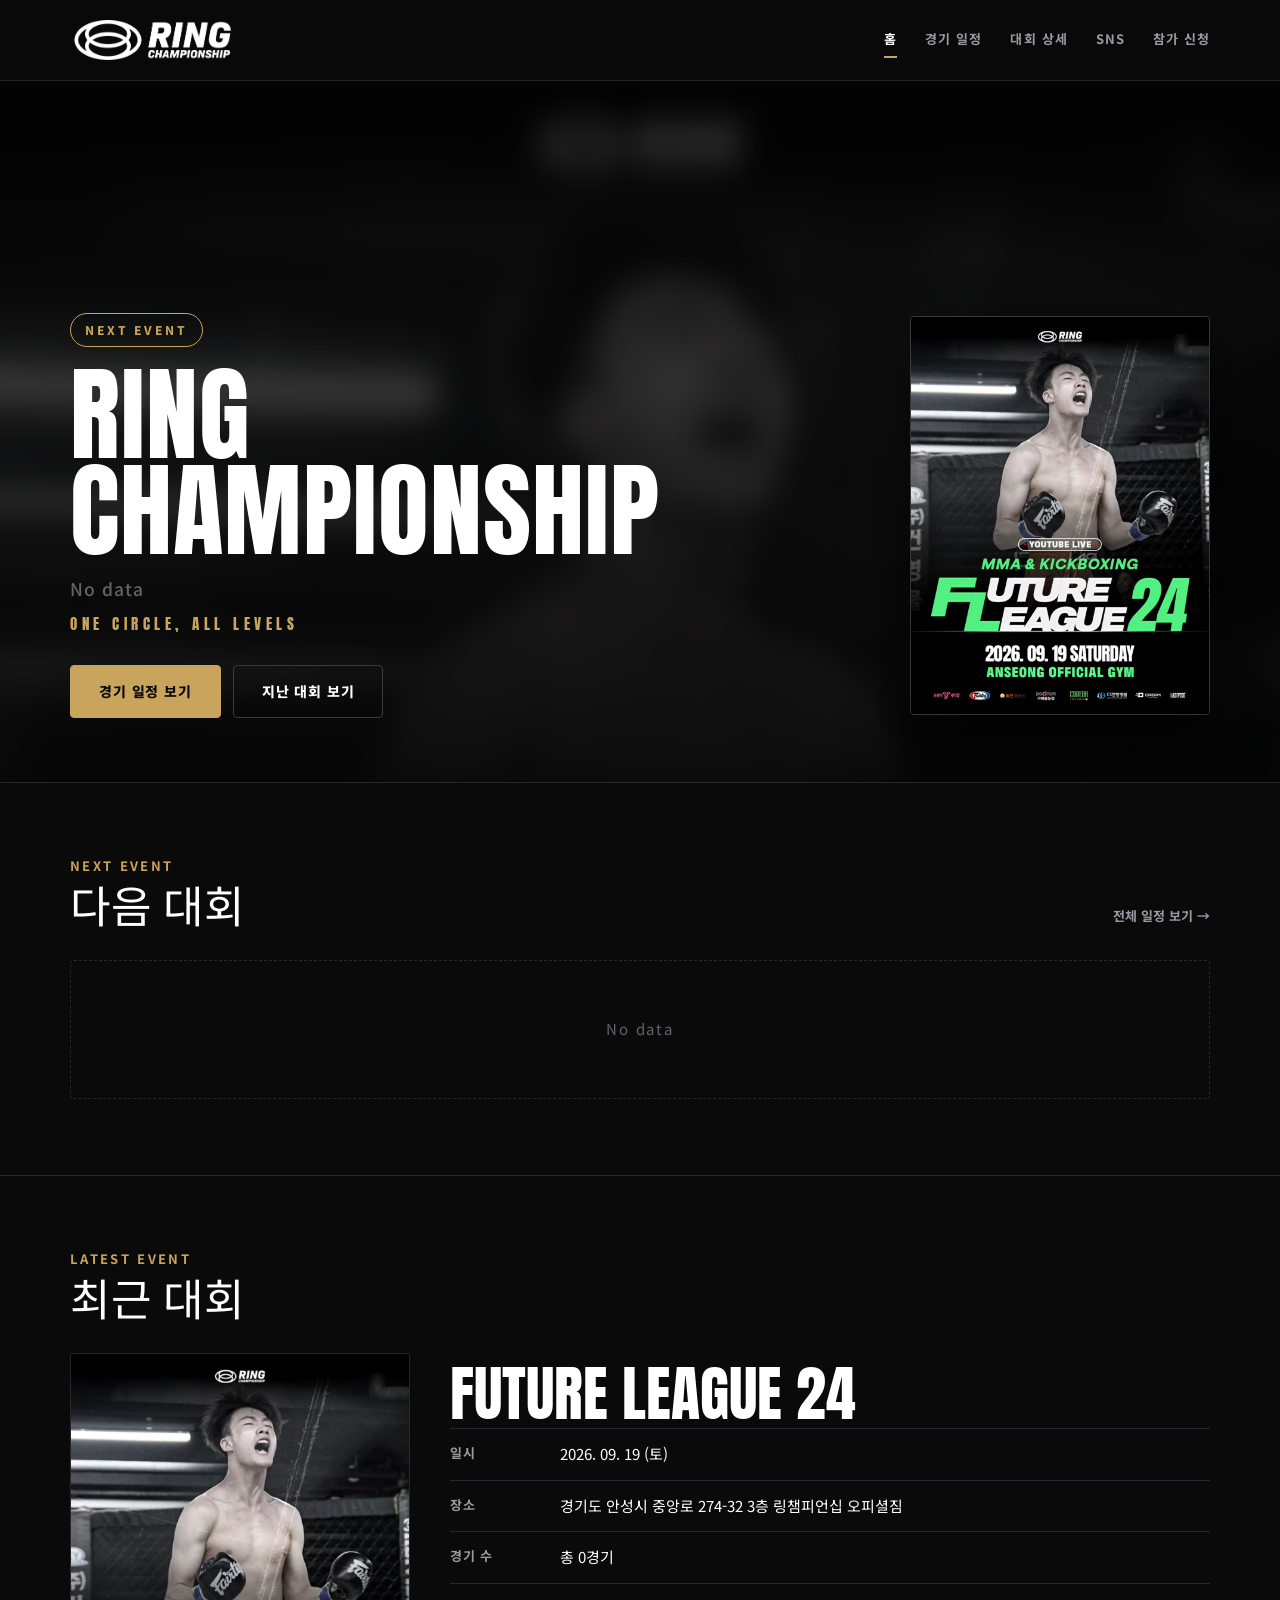
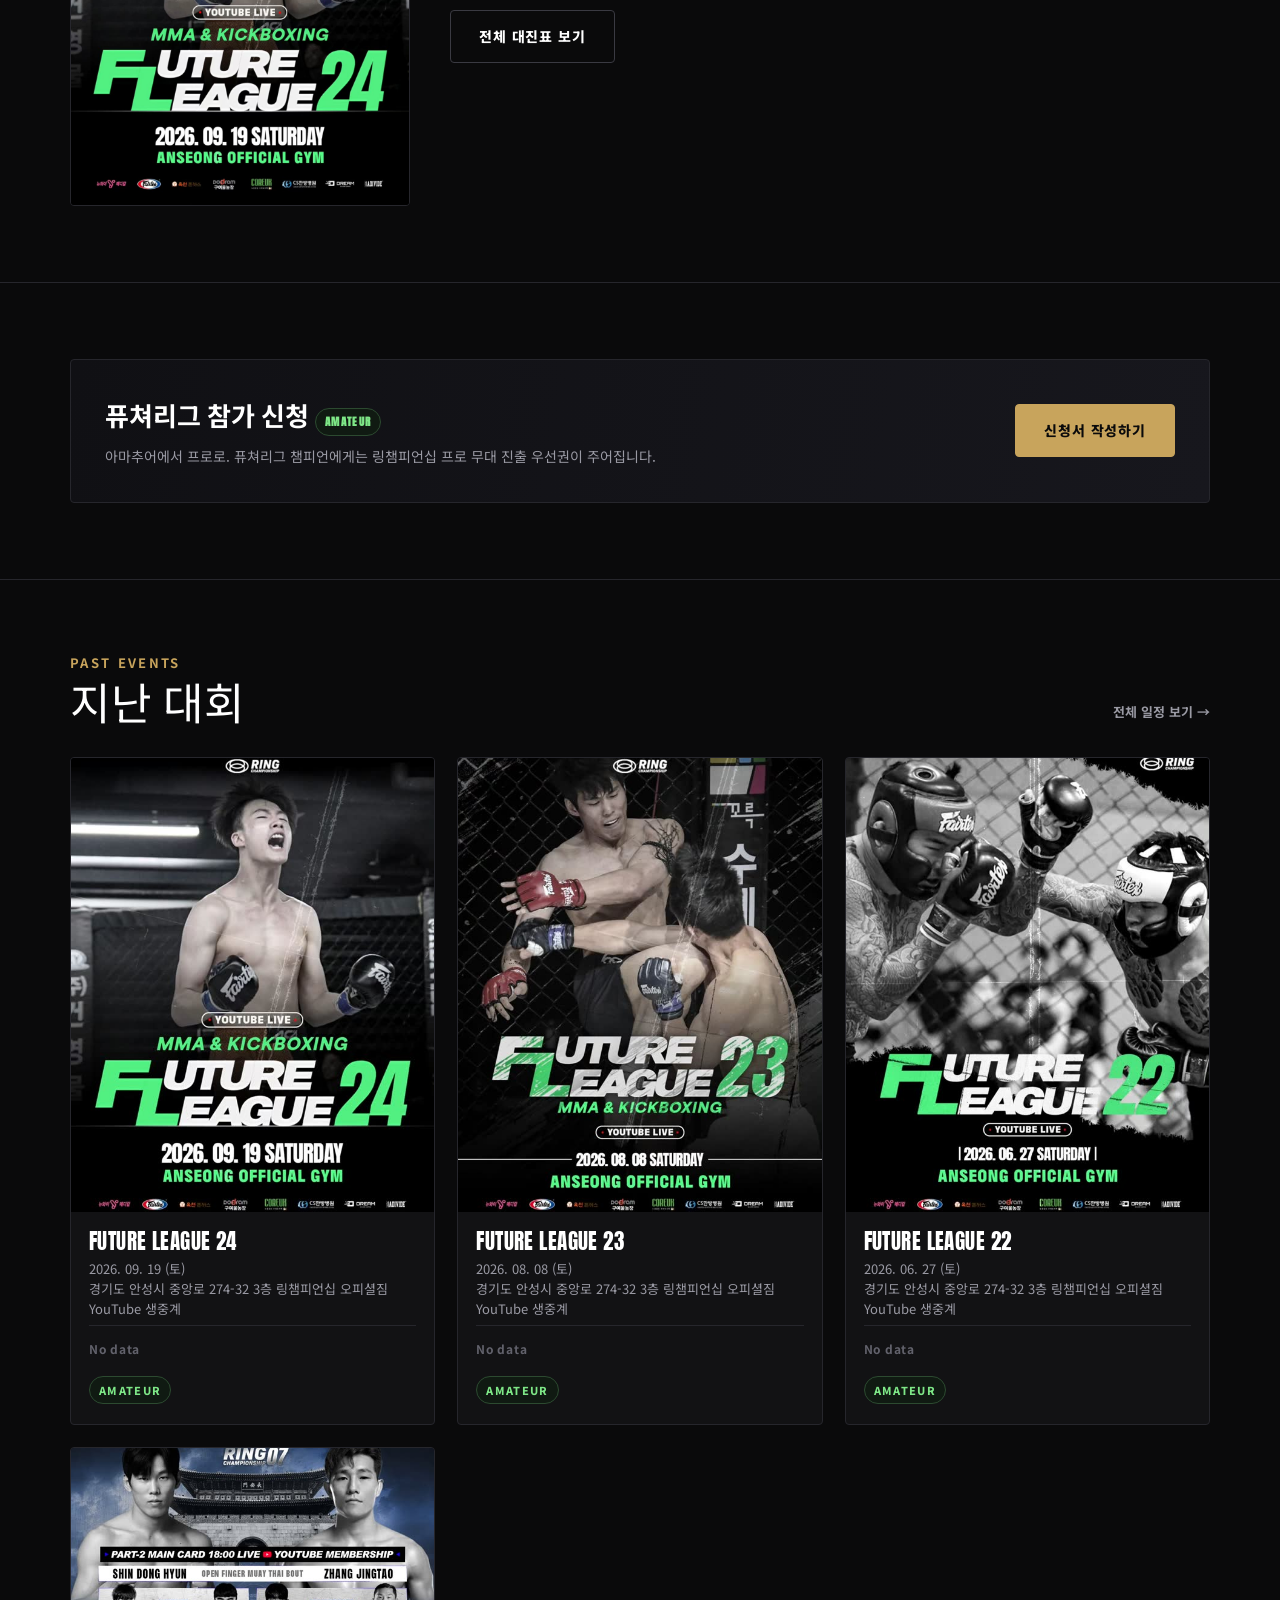
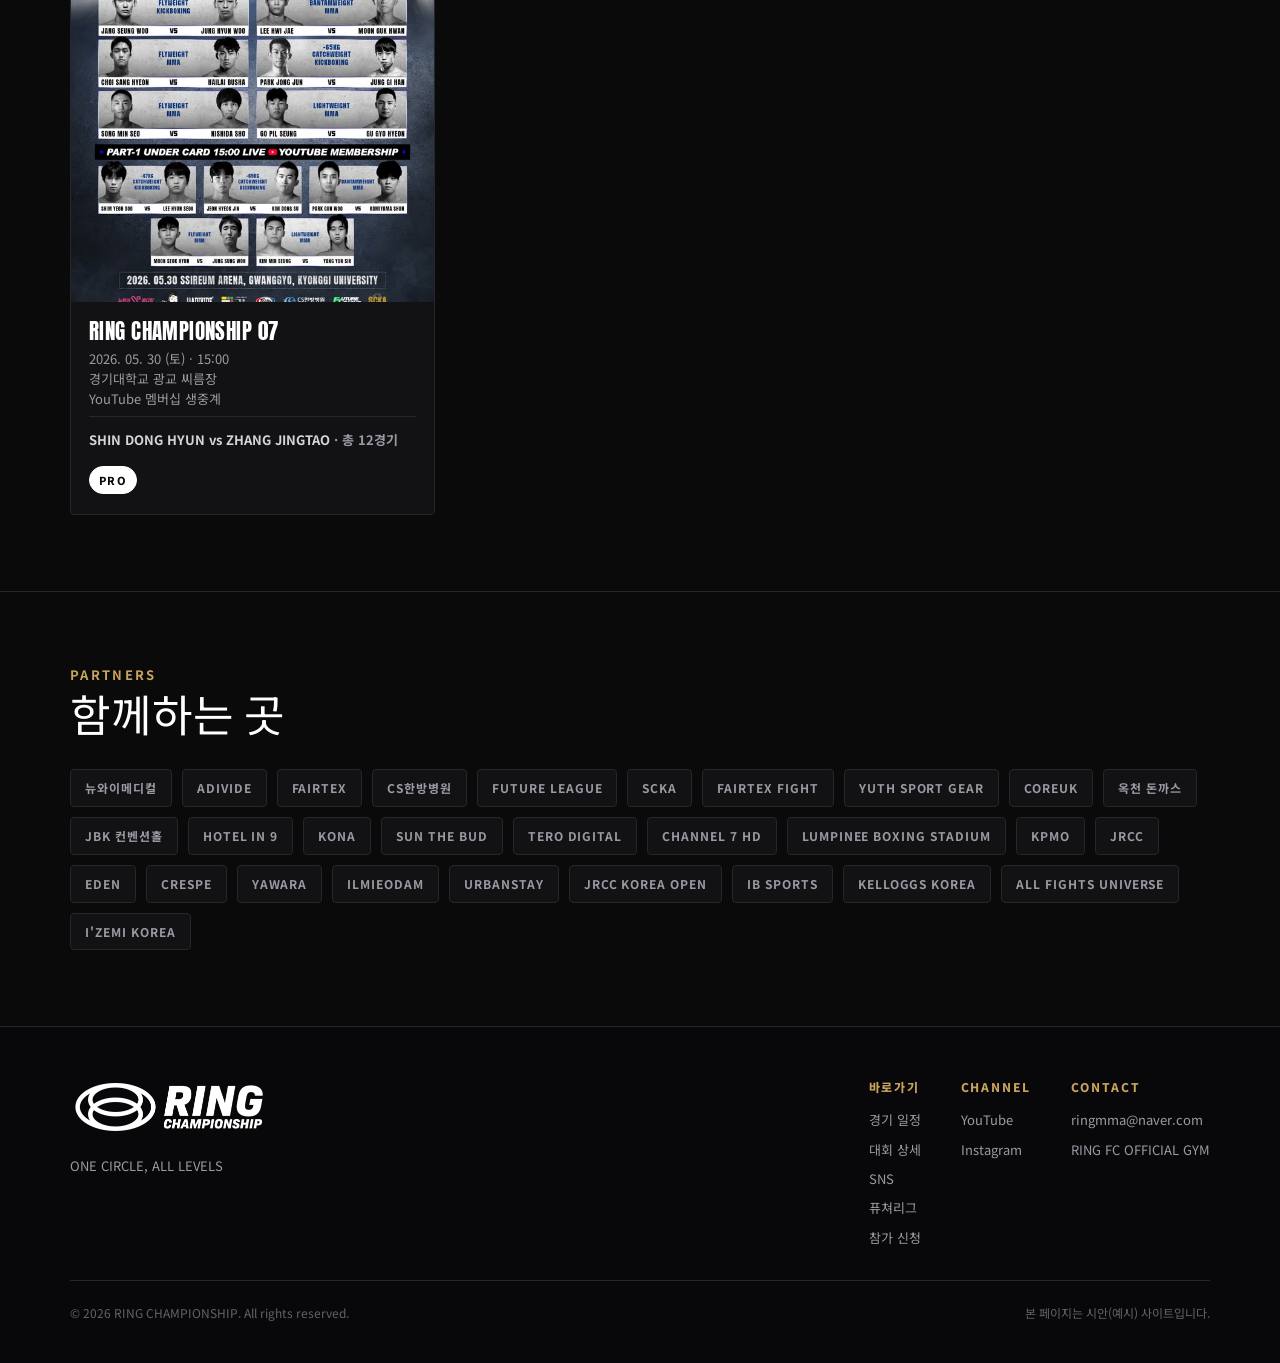
<file: index.html>
<!DOCTYPE html>
<html lang="ko">
<head>
<meta charset="UTF-8">
<meta name="viewport" content="width=device-width, initial-scale=1">
<title>RING CHAMPIONSHIP | 링 챔피언십 공식 홈페이지</title>
<meta name="description" content="대한민국 종합격투기 대회 RING CHAMPIONSHIP 공식 홈페이지. 경기 일정, 대진표, 아마추어 리그 참가 신청.">
<meta name="robots" content="noindex, nofollow">
<link rel="preconnect" href="https://fonts.googleapis.com">
<link rel="preconnect" href="https://fonts.gstatic.com" crossorigin>
<link href="https://fonts.googleapis.com/css2?family=Anton&family=Noto+Sans+KR:wght@400;500;700;900&display=swap" rel="stylesheet">
<link rel="icon" type="image/png" href="assets/img/favicon-rc.png">
<link rel="stylesheet" href="assets/css/style.css?v=20260901151853">
</head>
<body>

<header class="site-header" id="site-header"></header>

<!-- 히어로 -->
<section class="hero" id="hero"></section>

<!-- 다음 대회 -->
<section class="section">
  <div class="wrap">
    <div class="section-head">
      <h2 class="section-title"><small>NEXT EVENT</small>다음 대회</h2>
      <a class="section-link" href="events.html">전체 일정 보기 →</a>
    </div>
    <div id="next-event"></div>
  </div>
</section>

<!-- 최근 대회 -->
<section class="section">
  <div class="wrap">
    <div class="section-head">
      <h2 class="section-title"><small>LATEST EVENT</small>최근 대회</h2>
    </div>
    <div id="latest-event"></div>
  </div>
</section>

<!-- 아마추어 리그 배너 -->
<section class="section">
  <div class="wrap">
    <div class="fl-banner two-col">
      <div>
        <h3>퓨쳐리그 참가 신청 <span class="badge amateur">AMATEUR</span></h3>
        <p>아마추어에서 프로로. 퓨쳐리그 챔피언에게는 링챔피언십 프로 무대 진출 우선권이 주어집니다.</p>
      </div>
      <a class="btn" href="future-league.html#apply">신청서 작성하기</a>
    </div>
  </div>
</section>

<!-- 지난 대회 -->
<section class="section">
  <div class="wrap">
    <div class="section-head">
      <h2 class="section-title"><small>PAST EVENTS</small>지난 대회</h2>
      <a class="section-link" href="events.html">전체 일정 보기 →</a>
    </div>
    <div class="grid" id="past-events"></div>
  </div>
</section>

<!-- 스폰서 -->
<section class="section">
  <div class="wrap">
    <div class="section-head">
      <h2 class="section-title"><small>PARTNERS</small>함께하는 곳</h2>
    </div>
    <div class="sponsors" id="sponsors"></div>
  </div>
</section>

<footer class="site-footer" id="site-footer"></footer>

<script src="assets/js/data.js?v=20260901151853"></script>
<script src="assets/js/site.js?v=20260901151853"></script>
<script src="assets/js/home.js?v=20260901151853"></script>
</body>
</html>
</file>
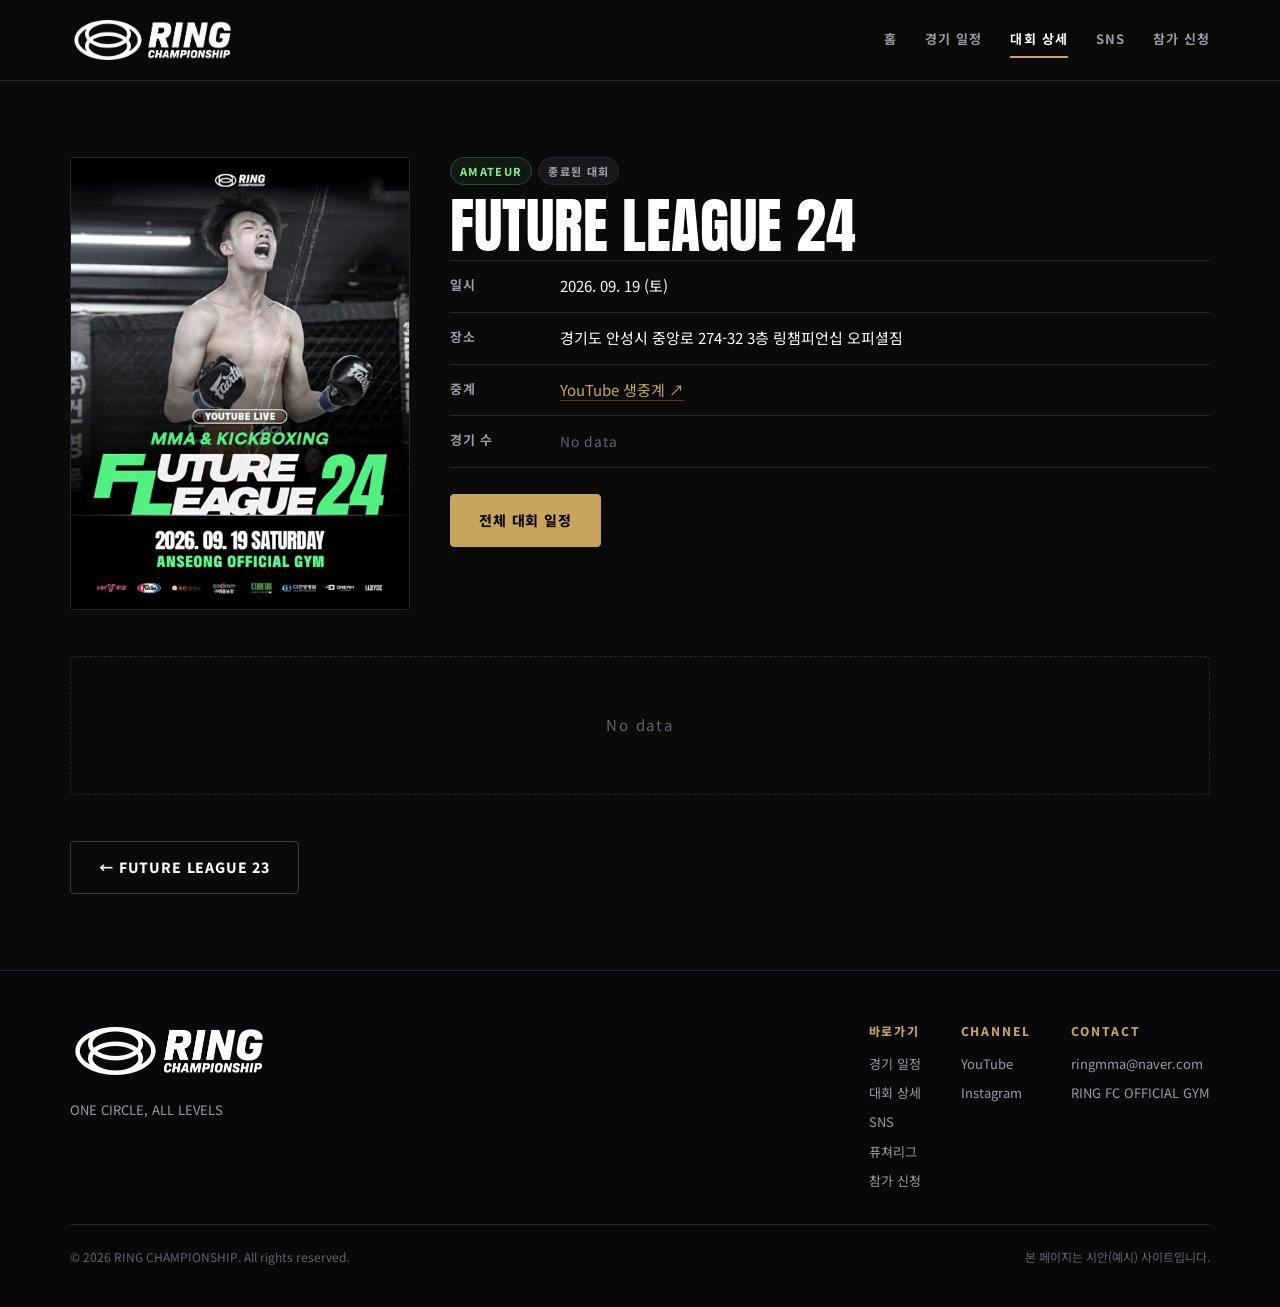
<file: event.html>
<!DOCTYPE html>
<html lang="ko">
<head>
<meta charset="UTF-8">
<meta name="viewport" content="width=device-width, initial-scale=1">
<title>대회 상세 | RING CHAMPIONSHIP</title>
<meta name="description" content="RING CHAMPIONSHIP 대회 정보와 전체 대진표.">
<meta name="robots" content="noindex, nofollow">
<link rel="preconnect" href="https://fonts.googleapis.com">
<link rel="preconnect" href="https://fonts.gstatic.com" crossorigin>
<link href="https://fonts.googleapis.com/css2?family=Anton&family=Noto+Sans+KR:wght@400;500;700;900&display=swap" rel="stylesheet">
<link rel="icon" type="image/png" href="assets/img/favicon-rc.png">
<link rel="stylesheet" href="assets/css/style.css?v=20260901151853">
</head>
<body>

<header class="site-header" id="site-header"></header>

<section class="section">
  <div class="wrap">
    <div id="event-detail"></div>
  </div>
</section>

<footer class="site-footer" id="site-footer"></footer>

<script src="assets/js/data.js?v=20260901151853"></script>
<script src="assets/js/site.js?v=20260901151853"></script>
<script src="assets/js/event.js?v=20260901151853"></script>
</body>
</html>
</file>
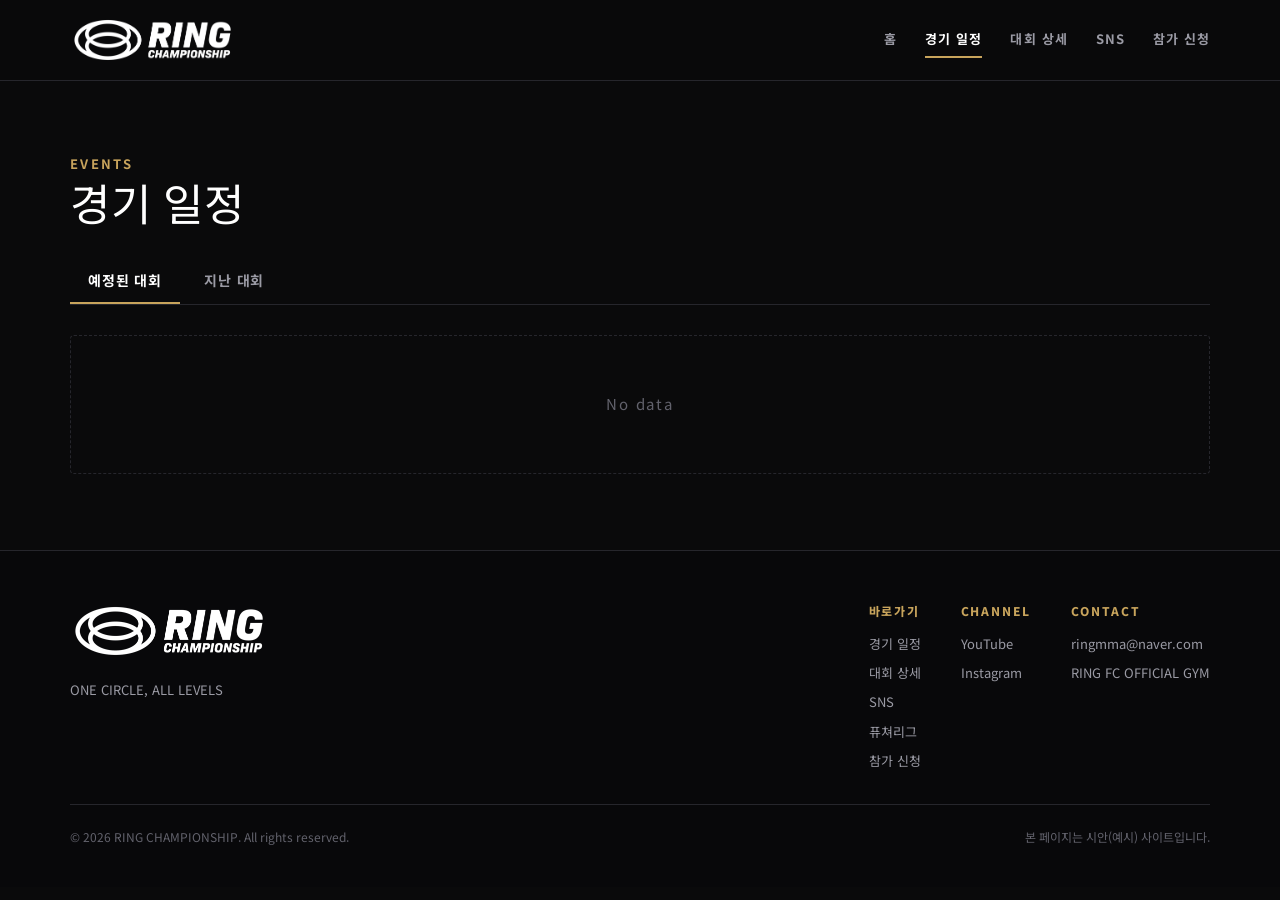
<file: events.html>
<!DOCTYPE html>
<html lang="ko">
<head>
<meta charset="UTF-8">
<meta name="viewport" content="width=device-width, initial-scale=1">
<title>경기 일정 | RING CHAMPIONSHIP</title>
<meta name="description" content="RING CHAMPIONSHIP 예정 대회와 지난 대회 일정.">
<meta name="robots" content="noindex, nofollow">
<link rel="preconnect" href="https://fonts.googleapis.com">
<link rel="preconnect" href="https://fonts.gstatic.com" crossorigin>
<link href="https://fonts.googleapis.com/css2?family=Anton&family=Noto+Sans+KR:wght@400;500;700;900&display=swap" rel="stylesheet">
<link rel="icon" type="image/png" href="assets/img/favicon-rc.png">
<link rel="stylesheet" href="assets/css/style.css?v=20260901151853">
</head>
<body>

<header class="site-header" id="site-header"></header>

<section class="section">
  <div class="wrap">
    <div class="section-head">
      <h2 class="section-title"><small>EVENTS</small>경기 일정</h2>
    </div>

    <div class="tabs">
      <button data-tab="upcoming" class="active">예정된 대회</button>
      <button data-tab="past">지난 대회</button>
    </div>

    <div class="grid" id="event-list"></div>
  </div>
</section>

<footer class="site-footer" id="site-footer"></footer>

<script src="assets/js/data.js?v=20260901151853"></script>
<script src="assets/js/site.js?v=20260901151853"></script>
<script src="assets/js/events.js?v=20260901151853"></script>
</body>
</html>
</file>
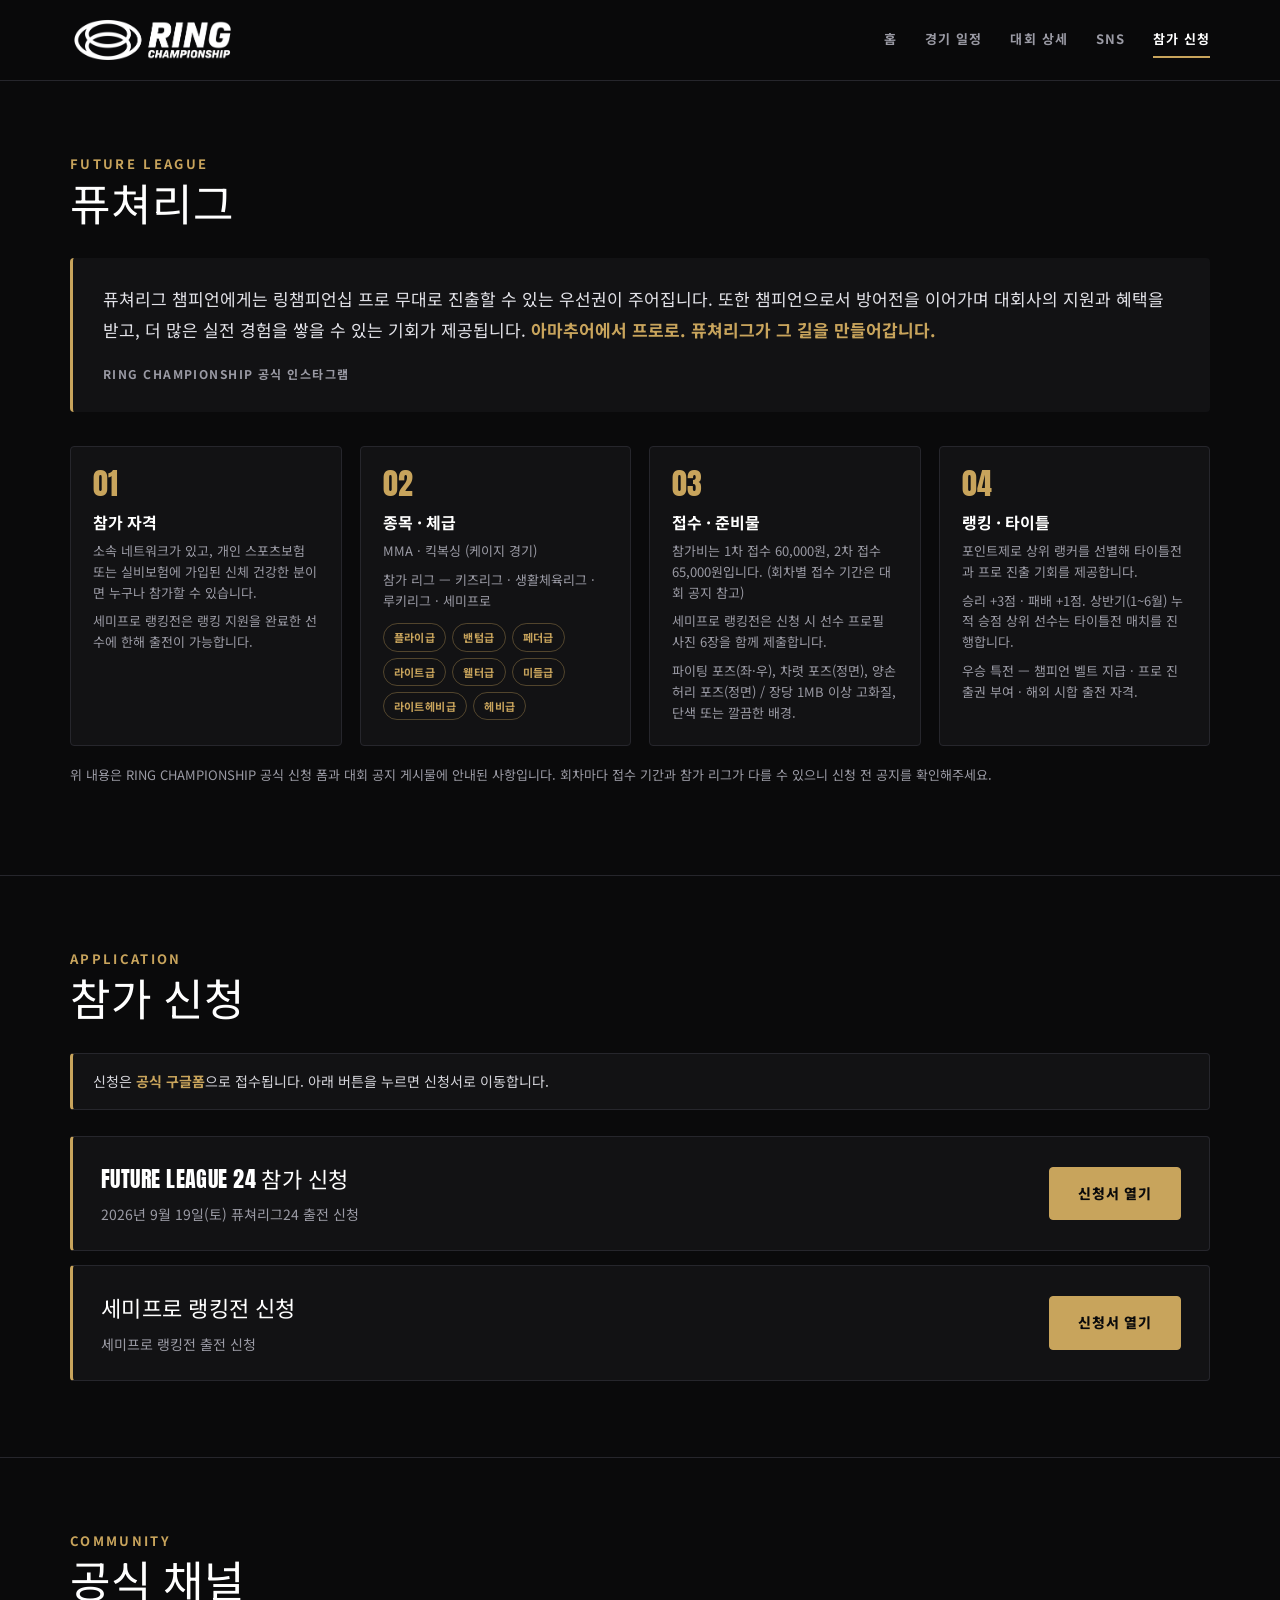
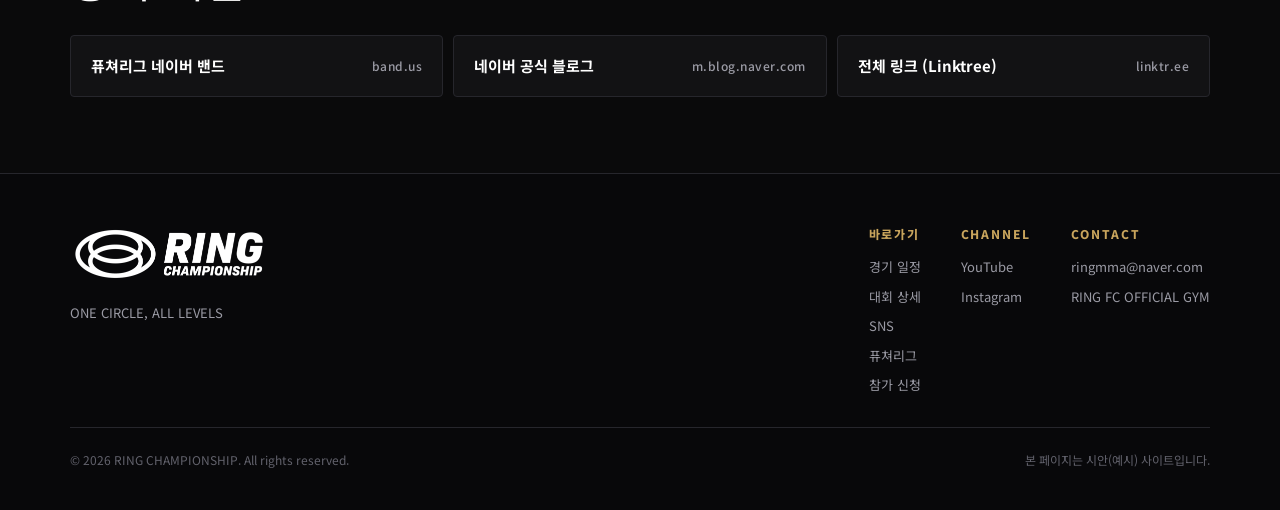
<file: future-league.html>
<!DOCTYPE html>
<html lang="ko">
<head>
<meta charset="UTF-8">
<meta name="viewport" content="width=device-width, initial-scale=1">
<title>참가 신청 | RING CHAMPIONSHIP</title>
<meta name="description" content="RING CHAMPIONSHIP 퓨쳐리그 · 세미프로 랭킹전 참가 신청 안내.">
<meta name="robots" content="noindex, nofollow">
<link rel="preconnect" href="https://fonts.googleapis.com">
<link rel="preconnect" href="https://fonts.gstatic.com" crossorigin>
<link href="https://fonts.googleapis.com/css2?family=Anton&family=Noto+Sans+KR:wght@400;500;700;900&display=swap" rel="stylesheet">
<link rel="icon" type="image/png" href="assets/img/favicon-rc.png">
<link rel="stylesheet" href="assets/css/style.css?v=20260901151853">
</head>
<body>

<header class="site-header" id="site-header"></header>

<!-- 리그 소개 -->
<section class="section">
  <div class="wrap">
    <div class="section-head">
      <h2 class="section-title"><small>FUTURE LEAGUE</small>퓨쳐리그</h2>
    </div>

    <blockquote class="quote">
      <p>
        퓨쳐리그 챔피언에게는 링챔피언십 프로 무대로 진출할 수 있는 우선권이 주어집니다.
        또한 챔피언으로서 방어전을 이어가며 대회사의 지원과 혜택을 받고,
        더 많은 실전 경험을 쌓을 수 있는 기회가 제공됩니다.
        <strong>아마추어에서 프로로. 퓨쳐리그가 그 길을 만들어갑니다.</strong>
      </p>
      <cite>RING CHAMPIONSHIP 공식 인스타그램</cite>
    </blockquote>

    <div class="fl-steps" id="fl-info" style="margin-top:34px"></div>

    <p class="muted" style="margin-top:18px;font-size:13px">
      위 내용은 RING CHAMPIONSHIP 공식 신청 폼과 대회 공지 게시물에 안내된 사항입니다.
      회차마다 접수 기간과 참가 리그가 다를 수 있으니 신청 전 공지를 확인해주세요.
    </p>
  </div>
</section>

<!-- 참가 신청 -->
<section class="section" id="apply">
  <div class="wrap">
    <div class="section-head">
      <h2 class="section-title"><small>APPLICATION</small>참가 신청</h2>
    </div>

    <div class="notice" style="margin-bottom:26px">
      신청은 <strong>공식 구글폼</strong>으로 접수됩니다. 아래 버튼을 누르면 신청서로 이동합니다.
    </div>

    <div class="apply-list" id="apply-list"></div>
  </div>
</section>

<!-- 커뮤니티 -->
<section class="section">
  <div class="wrap">
    <div class="section-head">
      <h2 class="section-title"><small>COMMUNITY</small>공식 채널</h2>
    </div>
    <div class="link-list" id="community-list"></div>
  </div>
</section>

<footer class="site-footer" id="site-footer"></footer>

<script src="assets/js/data.js?v=20260901151853"></script>
<script src="assets/js/site.js?v=20260901151853"></script>
<script src="assets/js/apply.js?v=20260901151853"></script>
</body>
</html>
</file>
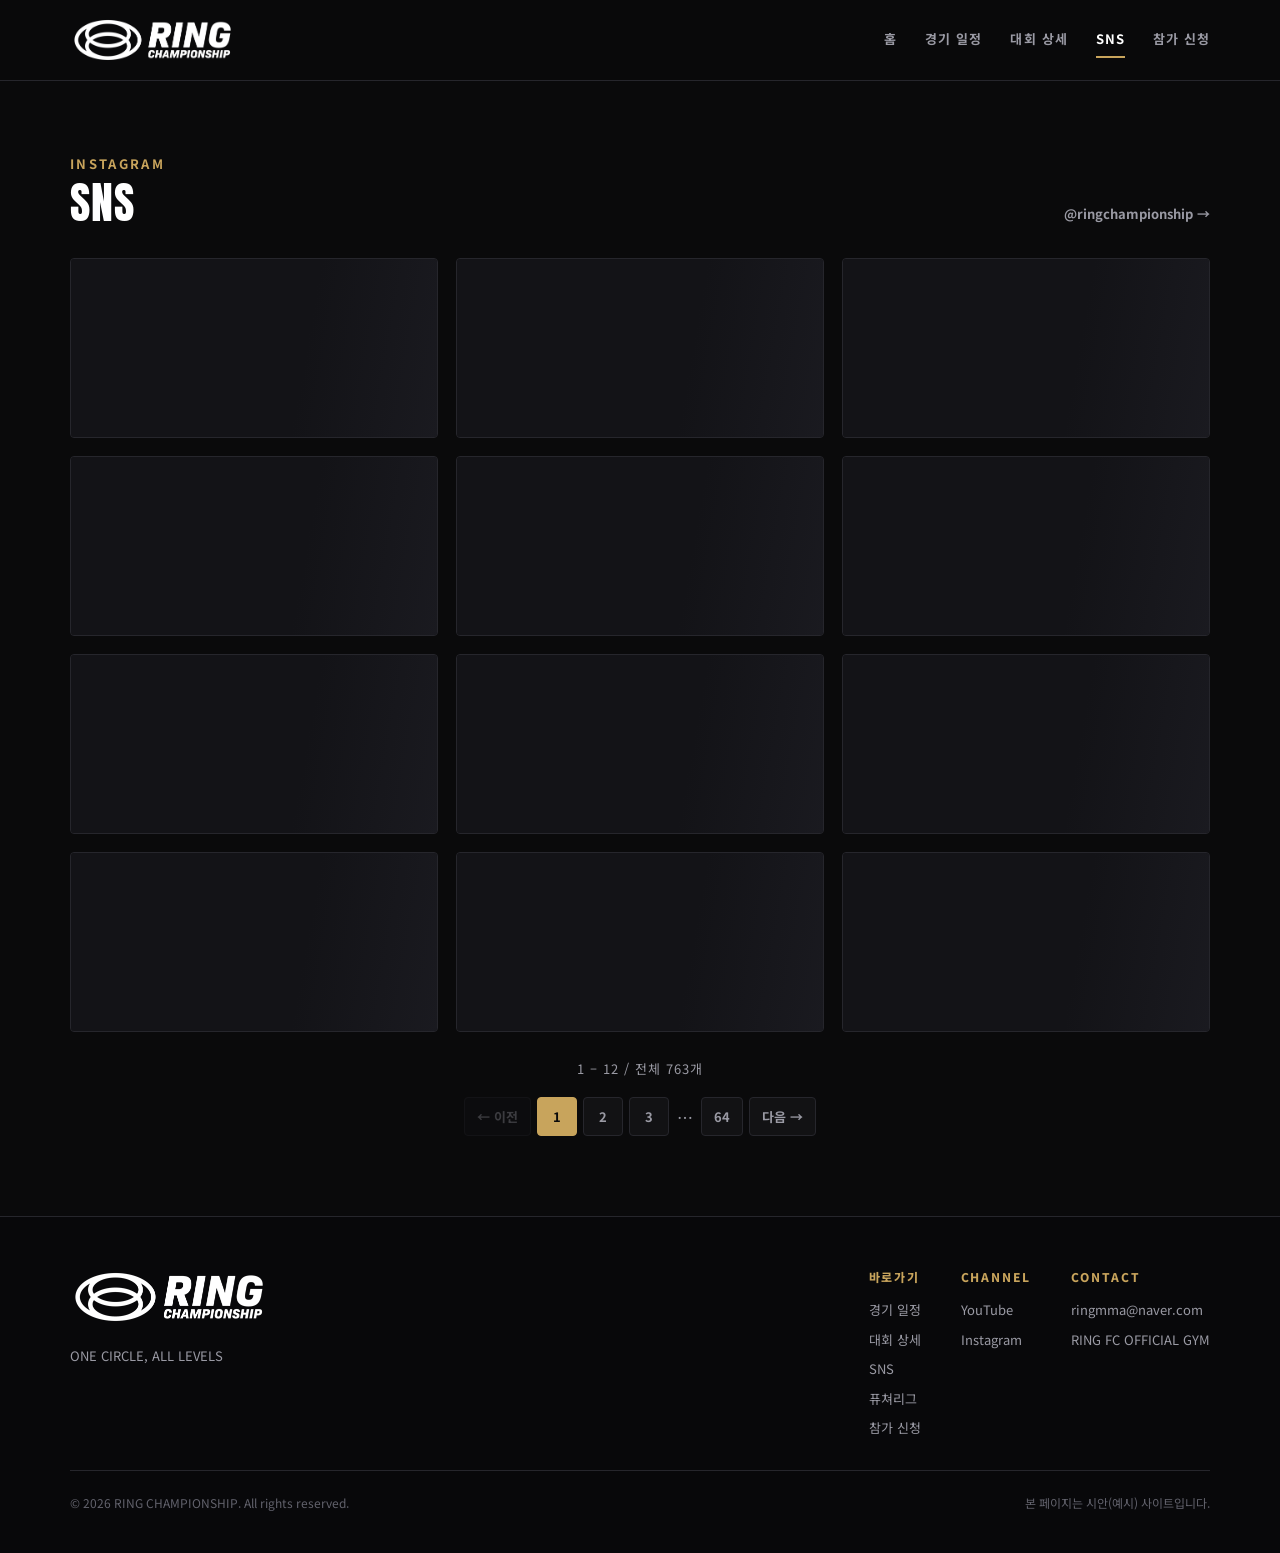
<file: instagram.html>
<!DOCTYPE html>
<html lang="ko">
<head>
<meta charset="UTF-8">
<meta name="viewport" content="width=device-width, initial-scale=1">
<title>인스타그램 | RING CHAMPIONSHIP</title>
<meta name="description" content="RING CHAMPIONSHIP 인스타그램 게시물 모음.">
<meta name="robots" content="noindex, nofollow">
<link rel="preconnect" href="https://fonts.googleapis.com">
<link rel="preconnect" href="https://fonts.gstatic.com" crossorigin>
<link href="https://fonts.googleapis.com/css2?family=Anton&family=Noto+Sans+KR:wght@400;500;700;900&display=swap" rel="stylesheet">
<link rel="icon" type="image/png" href="assets/img/favicon-rc.png">
<link rel="stylesheet" href="assets/css/style.css?v=20260901151853">
</head>
<body>

<header class="site-header" id="site-header"></header>

<section class="section">
  <div class="wrap">
    <div class="section-head">
      <h2 class="section-title"><small>INSTAGRAM</small>SNS</h2>
      <a class="section-link" id="ig-profile" href="#" target="_blank" rel="noopener">@ringchampionship →</a>
    </div>

    <div id="ig-grid" class="ig-grid"></div>

    <div id="ig-status" class="ig-status"></div>
    <div id="ig-pager" class="ig-pager"></div>
  </div>
</section>

<footer class="site-footer" id="site-footer"></footer>

<script src="assets/js/data.js?v=20260901151853"></script>
<script src="assets/js/site.js?v=20260901151853"></script>
<script src="assets/js/instagram.js?v=20260901151853"></script>
</body>
</html>
</file>
<file: assets/css/style.css>
/* ==========================================================================
   RING CHAMPIONSHIP - 공통 스타일
   포스터 톤(블랙 / 화이트 / 골드)을 그대로 웹으로 옮긴 디자인
   ========================================================================== */

:root {
  --bg:        #0a0a0b;
  --bg-2:      #121214;
  --bg-3:      #18181c;
  --line:      #26262c;
  --fg:        #ffffff;
  --muted:     #9a9aa4;
  --gold:      #c8a45c;
  --gold-2:    #e8c87a;
  --red:       #d64545;
  --blue:      #4f7fd6;
  --green:     #7ee787;

  --wrap: 1180px;
  --radius: 4px;

  --display: 'Anton', 'Arial Narrow', 'Noto Sans KR', sans-serif;
  --body: 'Noto Sans KR', -apple-system, 'Malgun Gothic', sans-serif;
}

* { box-sizing: border-box; }

html { scroll-behavior: smooth; }

body {
  margin: 0;
  background: var(--bg);
  color: var(--fg);
  font-family: var(--body);
  font-size: 16px;
  line-height: 1.65;
  -webkit-font-smoothing: antialiased;
}

img { max-width: 100%; display: block; }
a { color: inherit; text-decoration: none; }

.wrap { width: 100%; max-width: var(--wrap); margin: 0 auto; padding: 0 20px; }
.center { text-align: center; }
.muted { color: var(--muted); }

/* 헤더 -------------------------------------------------------------------- */
.site-header {
  position: sticky; top: 0; z-index: 100;
  background: rgba(10, 10, 11, .92);
  backdrop-filter: blur(10px);
  border-bottom: 1px solid var(--line);
}
.site-header .bar {
  display: flex; align-items: center; justify-content: space-between;
  height: 80px;
}
.brand img { height: 50px; width: auto; }
.brand { display: flex; align-items: center; gap: 10px; }

.nav { display: flex; align-items: center; gap: 28px; }
.nav a {
  font-size: 13px; font-weight: 700; letter-spacing: .08em;
  color: var(--muted); transition: color .15s;
  padding: 6px 0; border-bottom: 2px solid transparent;
}
.nav a:hover { color: var(--fg); }
.nav a.active { color: var(--fg); border-bottom-color: var(--gold); }
.nav .btn-sm { border-bottom: none; }

/* 헤더 안의 버튼은 위 .nav a 규칙(회색 글자 / 좌우 여백 0)보다 우선해야 한다 */
.nav a.btn {
  color: #0a0a0b; font-weight: 800;
  padding: 10px 18px; letter-spacing: .02em;
  white-space: nowrap; border-bottom: none;
}
.nav a.btn:hover { color: #0a0a0b; }

.nav-toggle {
  display: none; background: none; border: 1px solid var(--line);
  color: var(--fg); width: 42px; height: 38px; border-radius: var(--radius);
  font-size: 18px; cursor: pointer;
}

/* 버튼 -------------------------------------------------------------------- */
.btn {
  display: inline-flex; align-items: center; justify-content: center; gap: 8px;
  padding: 14px 28px; border: 1px solid var(--gold); border-radius: var(--radius);
  background: var(--gold); color: #0a0a0b;
  font-weight: 800; font-size: 14px; letter-spacing: .06em;
  cursor: pointer; transition: all .16s; font-family: var(--body);
}
.btn:hover { background: var(--gold-2); border-color: var(--gold-2); }
.btn.ghost { background: transparent; color: var(--fg); border-color: #3a3a42; }
.btn.ghost:hover { border-color: var(--gold); color: var(--gold); }
.btn-sm { padding: 9px 16px; font-size: 12px; }
.btn:disabled { opacity: .5; cursor: not-allowed; }

/* 섹션 -------------------------------------------------------------------- */
.section { padding: 76px 0; }
.section + .section { border-top: 1px solid var(--line); }
.section-head {
  display: flex; align-items: flex-end; justify-content: space-between;
  gap: 20px; margin-bottom: 34px;
}
.section-title {
  font-family: var(--display); font-weight: 400;
  font-size: clamp(28px, 4.4vw, 44px); line-height: 1;
  letter-spacing: .02em; margin: 0; text-transform: uppercase;
}
.section-title small {
  display: block; font-family: var(--body); font-size: 13px; font-weight: 700;
  letter-spacing: .18em; color: var(--gold); margin-bottom: 10px;
}
.section-link { font-size: 13px; font-weight: 700; color: var(--muted); white-space: nowrap; }
.section-link:hover { color: var(--gold); }

/* 히어로 ------------------------------------------------------------------ */
.hero {
  position: relative; min-height: 78vh; display: flex; align-items: flex-end;
  border-bottom: 1px solid var(--line); overflow: hidden;
}
.hero-bg {
  position: absolute; inset: 0;
  background-size: cover; background-position: center top;
  /* 포스터 원본은 오른쪽에 따로 보여주므로, 배경은 분위기만 낸다 */
  filter: grayscale(.6) blur(14px) brightness(.5);
  transform: scale(1.08);        /* blur 로 생기는 가장자리 여백 가리기 */
}
/* 포스터 자체에 큰 글씨가 있어서, 그대로 두면 히어로 문구와 겹쳐 지저분해진다.
   위아래로 눌러 인물만 남기고 글씨는 배경으로 가라앉힌다. */
.hero-bg::after {
  content: ''; position: absolute; inset: 0;
  background:
    linear-gradient(180deg, rgba(10,10,11,.55) 0%, rgba(10,10,11,.6) 45%, rgba(10,10,11,.96) 100%);
}
.hero-inner { position: relative; padding: 60px 0 64px; width: 100%; }
.hero-eyebrow {
  display: inline-block; font-size: 12px; font-weight: 800; letter-spacing: .24em;
  color: var(--gold); border: 1px solid var(--gold); padding: 6px 14px;
  border-radius: 999px; margin-bottom: 20px;
}
.hero h1 {
  font-family: var(--display); font-weight: 400;
  font-size: clamp(42px, 9vw, 104px); line-height: .92;
  margin: 0 0 14px; letter-spacing: .01em; text-transform: uppercase;
}
.hero .hero-sub {
  font-size: clamp(15px, 2vw, 19px); color: #d5d5db; margin: 0 0 8px; font-weight: 500;
}
.hero .slogan {
  font-family: var(--display); font-size: 15px; letter-spacing: .3em;
  color: var(--gold); margin: 0 0 28px;
}
.hero-actions { display: flex; flex-wrap: wrap; gap: 12px; }


/* 히어로: 왼쪽 문구 + 오른쪽 포스터 --------------------------------------- */
.hero-split {
  display: grid; grid-template-columns: 1fr auto;
  gap: 48px; align-items: center;
}
.hero-poster {
  display: block; width: 300px; max-width: 34vw;
  border: 1px solid rgba(255,255,255,.18); border-radius: var(--radius);
  overflow: hidden; box-shadow: 0 24px 60px rgba(0,0,0,.65);
  transition: transform .18s, border-color .18s;
}
.hero-poster:hover { transform: translateY(-4px); border-color: var(--gold); }
.hero-poster img { width: 100%; height: auto; display: block; }

@media (max-width: 860px) {
  .hero-split { grid-template-columns: 1fr; gap: 28px; }
  .hero-poster { width: 200px; max-width: 55vw; order: -1; }
}

/* D-DAY 카운터 ------------------------------------------------------------ */
.dday {
  display: inline-flex; align-items: baseline; gap: 8px;
  font-family: var(--display); font-size: 40px; color: var(--gold); line-height: 1;
}
.dday span { font-family: var(--body); font-size: 13px; color: var(--muted); font-weight: 700; }

/* 대회 카드 그리드 -------------------------------------------------------- */
.grid {
  display: grid; gap: 22px;
  grid-template-columns: repeat(auto-fill, minmax(270px, 1fr));
}
.event-card {
  background: var(--bg-2); border: 1px solid var(--line); border-radius: var(--radius);
  overflow: hidden; display: flex; flex-direction: column;
  transition: transform .18s, border-color .18s;
}
.event-card:hover { transform: translateY(-4px); border-color: var(--gold); }
.event-card .poster {
  position: relative; aspect-ratio: 4 / 5; background: var(--bg-3); overflow: hidden;
}
.event-card .poster img { width: 100%; height: 100%; object-fit: cover; }
.event-card .poster.empty {
  display: flex; align-items: center; justify-content: center;
  background: repeating-linear-gradient(135deg, #131317 0 12px, #16161b 12px 24px);
  color: var(--muted); font-family: var(--display); font-size: 22px; letter-spacing: .1em;
  text-align: center; padding: 20px;
}
.event-card .body { padding: 18px 18px 20px; flex: 1; display: flex; flex-direction: column; gap: 6px; }
.event-card h3 {
  font-family: var(--display); font-weight: 400; font-size: 21px; line-height: 1.1;
  margin: 0; text-transform: uppercase; letter-spacing: .02em;
}
.event-card .sub { font-size: 12px; color: var(--gold); letter-spacing: .12em; font-weight: 700; }
.event-card .meta { font-size: 13px; color: var(--muted); line-height: 1.55; }
.event-card .main-bout {
  margin-top: auto; padding-top: 12px; border-top: 1px solid var(--line);
  font-size: 13px; font-weight: 700; color: #d5d5db;
}

.badge {
  display: inline-block; font-size: 11px; font-weight: 800; letter-spacing: .12em;
  padding: 4px 9px; border-radius: 999px; border: 1px solid var(--line);
  color: var(--muted); background: var(--bg-3);
}
.badge.up { color: #0a0a0b; background: var(--gold); border-color: var(--gold); }
.badge.live { color: var(--green); border-color: #2c4a30; background: #101a12; }
.badge.demo { color: var(--gold); border-color: var(--gold); background: transparent; }
.badge.pro { color: #0a0a0b; background: #ffffff; border-color: #ffffff; }
.badge.amateur { color: #7ee787; border-color: #2c4a30; background: #101a12; }

/* 대회 상세 --------------------------------------------------------------- */
.event-hero { display: grid; grid-template-columns: 340px 1fr; gap: 40px; align-items: start; }
.event-hero .poster-lg img { border: 1px solid var(--line); border-radius: var(--radius); width: 100%; }
.event-hero h1 {
  font-family: var(--display); font-weight: 400; text-transform: uppercase;
  font-size: clamp(32px, 5.6vw, 60px); line-height: .95; margin: 12px 0 6px;
}
.event-hero .subtitle {
  font-family: var(--display); font-size: 18px; letter-spacing: .24em; color: var(--gold); margin: 0 0 22px;
}
.info-list { list-style: none; padding: 0; margin: 0 0 26px; border-top: 1px solid var(--line); }
.info-list li {
  display: grid; grid-template-columns: 96px 1fr; gap: 14px;
  padding: 13px 0; border-bottom: 1px solid var(--line); font-size: 15px;
}
.ext-link { color: var(--gold); border-bottom: 1px solid rgba(200,164,92,.35); }
.ext-link:hover { color: var(--gold-2); border-bottom-color: var(--gold-2); }
.info-list .k { color: var(--muted); font-size: 13px; font-weight: 700; letter-spacing: .06em; }

/* 파이트 카드 ------------------------------------------------------------- */
.card-block { margin-top: 46px; }
.card-block-head {
  display: flex; align-items: center; gap: 14px; margin-bottom: 16px;
  padding-bottom: 12px; border-bottom: 2px solid var(--gold);
}
.card-block-head h2 {
  font-family: var(--display); font-weight: 400; font-size: 22px;
  letter-spacing: .1em; margin: 0; text-transform: uppercase;
}
.card-block-head .time { font-size: 13px; font-weight: 700; color: var(--gold); letter-spacing: .1em; }

.bout {
  display: grid; grid-template-columns: 1fr minmax(150px, 210px) 1fr;
  align-items: center; gap: 10px;
  background: var(--bg-2); border: 1px solid var(--line);
  border-radius: var(--radius); padding: 18px 20px; margin-bottom: 10px;
  transition: border-color .16s;
}
.bout:hover { border-color: #3a3a42; }
.bout.headline { border-color: var(--gold); background: linear-gradient(180deg, #16130d, var(--bg-2)); }
.bout .fighter { font-family: var(--display); font-size: clamp(17px, 2.4vw, 25px); line-height: 1.1; text-transform: uppercase; }
.bout .side.red { text-align: right; }
.bout .side.blue { text-align: left; }
.bout .team { font-size: 12px; color: var(--muted); margin-top: 5px; letter-spacing: .02em; }

/* 결과가 기록된 경기 */
.bout.done .side { opacity: .55; }
.bout.done .side.win { opacity: 1; }
.bout .side.win .fighter { color: var(--gold); }
.bout .win-tag {
  display: inline-block; margin-top: 7px;
  font-size: 10px; font-weight: 800; letter-spacing: .16em;
  color: #0a0a0b; background: var(--gold); border-radius: 999px; padding: 2px 9px;
}
.bout .method {
  margin-top: 8px; padding-top: 8px; border-top: 1px solid var(--line);
  font-size: 12px; color: var(--gold-2); line-height: 1.5;
}
.bout .mid { text-align: center; }
.bout .vs {
  font-family: var(--display); font-size: 15px; color: var(--gold); letter-spacing: .1em;
  margin-bottom: 4px;
}
.bout .cls { font-size: 12px; color: #d5d5db; font-weight: 700; letter-spacing: .06em; }
.bout .rule { font-size: 11px; color: var(--muted); letter-spacing: .12em; margin-top: 2px; }
.bout .tag {
  display: inline-block; font-size: 10px; font-weight: 800; letter-spacing: .16em;
  color: var(--gold); border: 1px solid var(--gold); border-radius: 999px;
  padding: 2px 10px; margin-bottom: 8px;
}
.bout.headline .tag { background: var(--gold); color: #0a0a0b; }

/* 알림 / 안내 배너 -------------------------------------------------------- */
.notice {
  border: 1px solid var(--line); border-left: 3px solid var(--gold);
  background: var(--bg-2); padding: 16px 20px; border-radius: var(--radius);
  font-size: 14px; color: #d5d5db;
}
.notice strong { color: var(--gold); }
.demo-bar {
  background: #1a160c; border-bottom: 1px solid #3a3218;
  color: var(--gold-2); font-size: 13px; text-align: center; padding: 10px 20px;
}

/* FUTURE LEAGUE ----------------------------------------------------------- */
.fl-banner {
  display: grid; grid-template-columns: 260px 1fr auto; align-items: center; gap: 30px;
  background: linear-gradient(100deg, #101014, #17171d); border: 1px solid var(--line);
  border-radius: var(--radius); padding: 34px 34px;
}
.fl-logo-box { background: #fff; border-radius: var(--radius); padding: 20px; }
.fl-banner h3 { font-family: var(--display); font-size: 26px; margin: 0 0 8px; text-transform: uppercase; }
.fl-banner p { margin: 0; color: var(--muted); font-size: 14px; }

.fl-steps { display: grid; grid-template-columns: repeat(auto-fit, minmax(210px, 1fr)); gap: 18px; }
.fl-step {
  background: var(--bg-2); border: 1px solid var(--line); border-radius: var(--radius); padding: 22px;
}
.fl-step .num { font-family: var(--display); font-size: 30px; color: var(--gold); line-height: 1; }
.fl-step h4 { margin: 10px 0 6px; font-size: 16px; }
.fl-step p { margin: 0 0 8px; font-size: 13px; color: var(--muted); line-height: 1.6; }
.fl-step p:last-of-type { margin-bottom: 0; }
.chips { display: flex; flex-wrap: wrap; gap: 6px; margin-top: 12px; }
.chips span {
  font-size: 11px; font-weight: 700; letter-spacing: .04em; color: var(--gold);
  border: 1px solid rgba(200,164,92,.35); border-radius: 999px; padding: 4px 10px;
}


/* 값이 없는 자리 표시 ------------------------------------------------------ */
.nodata {
  color: #62626c; font-size: .92em; letter-spacing: .06em; font-style: normal;
}
.empty-state .nodata { font-size: 15px; letter-spacing: .12em; }

/* 아직 내용이 확정되지 않은 자리 표시 ------------------------------------- */
.todo {
  color: var(--gold); font-size: 13px; font-style: normal;
  border: 1px dashed #4a4130; border-radius: var(--radius);
  padding: 8px 12px; display: inline-block; background: #14120c;
}
.fl-banner.two-col { grid-template-columns: 1fr auto; }

/* 폼 ---------------------------------------------------------------------- */
.form { max-width: 760px; }
.form-grid { display: grid; grid-template-columns: 1fr 1fr; gap: 18px; }
.field { display: flex; flex-direction: column; gap: 7px; }
.field.full { grid-column: 1 / -1; }
.field label { font-size: 13px; font-weight: 700; letter-spacing: .04em; }
.field label .req { color: var(--gold); margin-left: 3px; }
.field input, .field select, .field textarea {
  background: var(--bg-2); border: 1px solid var(--line); border-radius: var(--radius);
  color: var(--fg); padding: 12px 14px; font-size: 15px; font-family: var(--body);
  transition: border-color .15s;
}
.field input:focus, .field select:focus, .field textarea:focus {
  outline: none; border-color: var(--gold);
}
.field textarea { resize: vertical; min-height: 110px; }
.field .hint { font-size: 12px; color: var(--muted); }
.field .err { font-size: 12px; color: #ff8a8a; display: none; }
.field.invalid input, .field.invalid select, .field.invalid textarea { border-color: #ff8a8a; }
.field.invalid .err { display: block; }

.radio-row { display: flex; gap: 18px; flex-wrap: wrap; padding-top: 4px; }
.radio-row label { display: flex; align-items: center; gap: 7px; font-weight: 500; font-size: 15px; cursor: pointer; }
.check-row { display: flex; align-items: flex-start; gap: 10px; font-size: 14px; }
.check-row input { margin-top: 4px; }

.guardian-block { display: none; }
.guardian-block.show { display: contents; }

/* 접수 완료 화면 ----------------------------------------------------------- */
.receipt { display: none; }
.receipt.show { display: block; }
.receipt-no {
  font-family: var(--display); font-size: clamp(26px, 4vw, 40px); color: var(--gold);
  letter-spacing: .08em; margin: 10px 0 6px;
}
.summary { list-style: none; padding: 0; margin: 26px 0 0; border-top: 1px solid var(--line); }
.summary li {
  display: grid; grid-template-columns: 150px 1fr; gap: 14px;
  padding: 12px 0; border-bottom: 1px solid var(--line); font-size: 14px;
}
.summary .k { color: var(--muted); font-size: 13px; font-weight: 700; }


/* 인스타그램 목록 (벽돌쌓기) ------------------------------------------------
   게시물마다 세로 길이가 달라서, 격자로 줄을 맞추면 짧은 카드 밑에 빈 공간이 남는다.
   그래서 카드를 직접 배치한다. 앞에서부터 순서대로 '가장 짧은 칸' 밑에 넣는다.
   -> 윗줄은 1 2 3 순서로 오고, 그 뒤로는 빈 곳을 메우며 내려간다.
   높이는 JS 가 계산해 넣으므로 여기서는 자리만 잡는다. */
.ig-grid { position: relative; }
.ig-cell {
  position: absolute; top: 0; left: 0;
  border-radius: var(--radius);
  overflow: hidden;
  background: var(--bg-2);
  border: 1px solid var(--line);
  line-height: 0;
  min-height: 180px;             /* 뜨기 전 최소 자리. 통일된 높이를 강제하지 않는다 */
}

.ig-cell > * { opacity: 0; transition: opacity .35s ease; }
.ig-cell.ready > * { opacity: 1; }
.ig-cell::after {
  content: ''; position: absolute; inset: 0; pointer-events: none;
  background: linear-gradient(100deg, #131317 30%, #1b1b21 50%, #131317 70%);
  background-size: 220% 100%;
  animation: ig-shimmer 1.4s linear infinite;
  transition: opacity .35s ease;
}
.ig-cell.ready::after { opacity: 0; }
@keyframes ig-shimmer {
  from { background-position: 120% 0; }
  to   { background-position: -120% 0; }
}

.ig-cell .instagram-media {
  margin: 0 !important; min-width: 0 !important;
  width: 100% !important; max-width: 100% !important;
  border: none !important; border-radius: 0 !important; box-shadow: none !important;
}

.ig-status {
  padding: 26px 0 4px; text-align: center;
  font-size: 13px; letter-spacing: .08em; color: var(--muted);
}

/* 페이지 넘김 */
.ig-pager {
  display: flex; flex-wrap: wrap; justify-content: center; align-items: center;
  gap: 6px; padding: 14px 0 4px;
}
.ig-pager button {
  min-width: 40px; padding: 9px 12px;
  background: var(--bg-2); border: 1px solid var(--line); border-radius: var(--radius);
  color: var(--muted); font-family: var(--body); font-size: 13px; font-weight: 700;
  cursor: pointer; transition: all .15s;
}
.ig-pager button:hover:not(:disabled) { border-color: var(--gold); color: var(--fg); }
.ig-pager button.active {
  background: var(--gold); border-color: var(--gold); color: #0a0a0b;
}
.ig-pager button:disabled { opacity: .35; cursor: not-allowed; }
.ig-pager .pg-nav { min-width: auto; }
.ig-pager .pg-gap { color: var(--muted); padding: 0 2px; }

/* 인용문 -------------------------------------------------------------------- */
.quote {
  margin: 0; padding: 26px 30px;
  border-left: 3px solid var(--gold); background: var(--bg-2);
  border-radius: var(--radius);
}
.quote p { margin: 0 0 14px; font-size: 17px; line-height: 1.8; color: #e2e2e8; }
.quote strong { color: var(--gold); }
.quote cite {
  font-style: normal; font-size: 12px; letter-spacing: .12em;
  color: var(--muted); font-weight: 700;
}

/* 신청 링크 카드 ------------------------------------------------------------ */
.apply-list { display: grid; gap: 14px; }
.apply-card {
  display: flex; align-items: center; justify-content: space-between; gap: 24px;
  flex-wrap: wrap;
  background: var(--bg-2); border: 1px solid var(--line);
  border-left: 3px solid var(--gold);
  border-radius: var(--radius); padding: 24px 28px;
}
.apply-card.closed { border-left-color: var(--line); opacity: .7; }
.apply-card h3 {
  font-family: var(--display); font-weight: 400; font-size: 22px;
  margin: 0 0 6px; text-transform: uppercase; letter-spacing: .02em;
}
.apply-card p { margin: 0; font-size: 14px; color: var(--muted); }

/* 채널 링크 ----------------------------------------------------------------- */
.link-list { display: grid; gap: 10px; grid-template-columns: repeat(auto-fill, minmax(280px,1fr)); }
.link-card {
  display: flex; align-items: center; justify-content: space-between; gap: 14px;
  background: var(--bg-2); border: 1px solid var(--line); border-radius: var(--radius);
  padding: 18px 20px; font-size: 15px; font-weight: 700; transition: border-color .16s;
}
.link-card:hover { border-color: var(--gold); }
.link-host { font-size: 12px; font-weight: 500; color: var(--muted); letter-spacing: .04em; }

/* 스폰서 ------------------------------------------------------------------ */
.sponsors { display: flex; flex-wrap: wrap; gap: 10px; }
.sponsors span {
  font-size: 12px; font-weight: 700; letter-spacing: .08em; color: var(--muted);
  border: 1px solid var(--line); border-radius: var(--radius);
  padding: 8px 14px; background: var(--bg-2);
}

/* 푸터 -------------------------------------------------------------------- */
.site-footer { border-top: 1px solid var(--line); padding: 50px 0 40px; background: #08080a; }
.footer-top { display: flex; justify-content: space-between; gap: 30px; flex-wrap: wrap; margin-bottom: 32px; }
.site-footer img.logo { height: 60px; margin-bottom: 18px; }
.site-footer .desc { font-size: 13px; color: var(--muted); max-width: 380px; line-height: 1.7; }
.footer-nav { display: flex; gap: 40px; flex-wrap: wrap; }
.footer-nav h5 {
  font-size: 12px; letter-spacing: .16em; color: var(--gold); margin: 0 0 12px; font-weight: 800;
}
.footer-nav ul { list-style: none; padding: 0; margin: 0; display: grid; gap: 8px; }
.footer-nav li { font-size: 13px; color: var(--muted); }
.footer-nav a:hover { color: var(--fg); }
.copyright {
  border-top: 1px solid var(--line); padding-top: 22px;
  font-size: 12px; color: #62626c; display: flex; justify-content: space-between; gap: 16px; flex-wrap: wrap;
}

/* 탭 ---------------------------------------------------------------------- */
.tabs { display: flex; gap: 6px; margin-bottom: 30px; border-bottom: 1px solid var(--line); }
.tabs button {
  background: none; border: none; border-bottom: 2px solid transparent;
  color: var(--muted); font-family: var(--body); font-size: 14px; font-weight: 700;
  letter-spacing: .06em; padding: 12px 18px; cursor: pointer; transition: all .15s;
}
.tabs button:hover { color: var(--fg); }
.tabs button.active { color: var(--fg); border-bottom-color: var(--gold); }

.empty-state {
  border: 1px dashed var(--line); border-radius: var(--radius);
  padding: 56px 20px; text-align: center; color: var(--muted); font-size: 14px;
}

/* 반응형 ------------------------------------------------------------------ */
@media (max-width: 1000px) {
  .event-hero { grid-template-columns: 1fr; gap: 26px; }
  .event-hero .poster-lg { max-width: 380px; }
  .fl-banner { grid-template-columns: 1fr; text-align: center; }
  .fl-logo-box { max-width: 260px; margin: 0 auto; }
}

@media (max-width: 900px) {
  .nav {
    display: none; position: absolute; top: 80px; left: 0; right: 0;
    flex-direction: column; align-items: stretch; gap: 0;
    background: #0d0d10; border-bottom: 1px solid var(--line); padding: 8px 20px 18px;
  }
  .nav.open { display: flex; }
  .nav a { padding: 14px 0; border-bottom: 1px solid var(--line); font-size: 15px; }
  .nav a.active { border-bottom-color: var(--line); color: var(--gold); }
  .nav .btn-sm { margin-top: 14px; justify-content: center; }
  .nav-toggle { display: block; }

  .section { padding: 52px 0; }
  .hero { min-height: 68vh; }

  .bout { grid-template-columns: 1fr; gap: 6px; text-align: center; padding: 20px 16px; }
  .bout .side.red, .bout .side.blue { text-align: center; }
  .bout .mid { order: 2; padding: 6px 0; }
  .bout .side.blue { order: 3; }

  .form-grid { grid-template-columns: 1fr; }
  .info-list li, .summary li { grid-template-columns: 88px 1fr; gap: 10px; }
}
</file>
